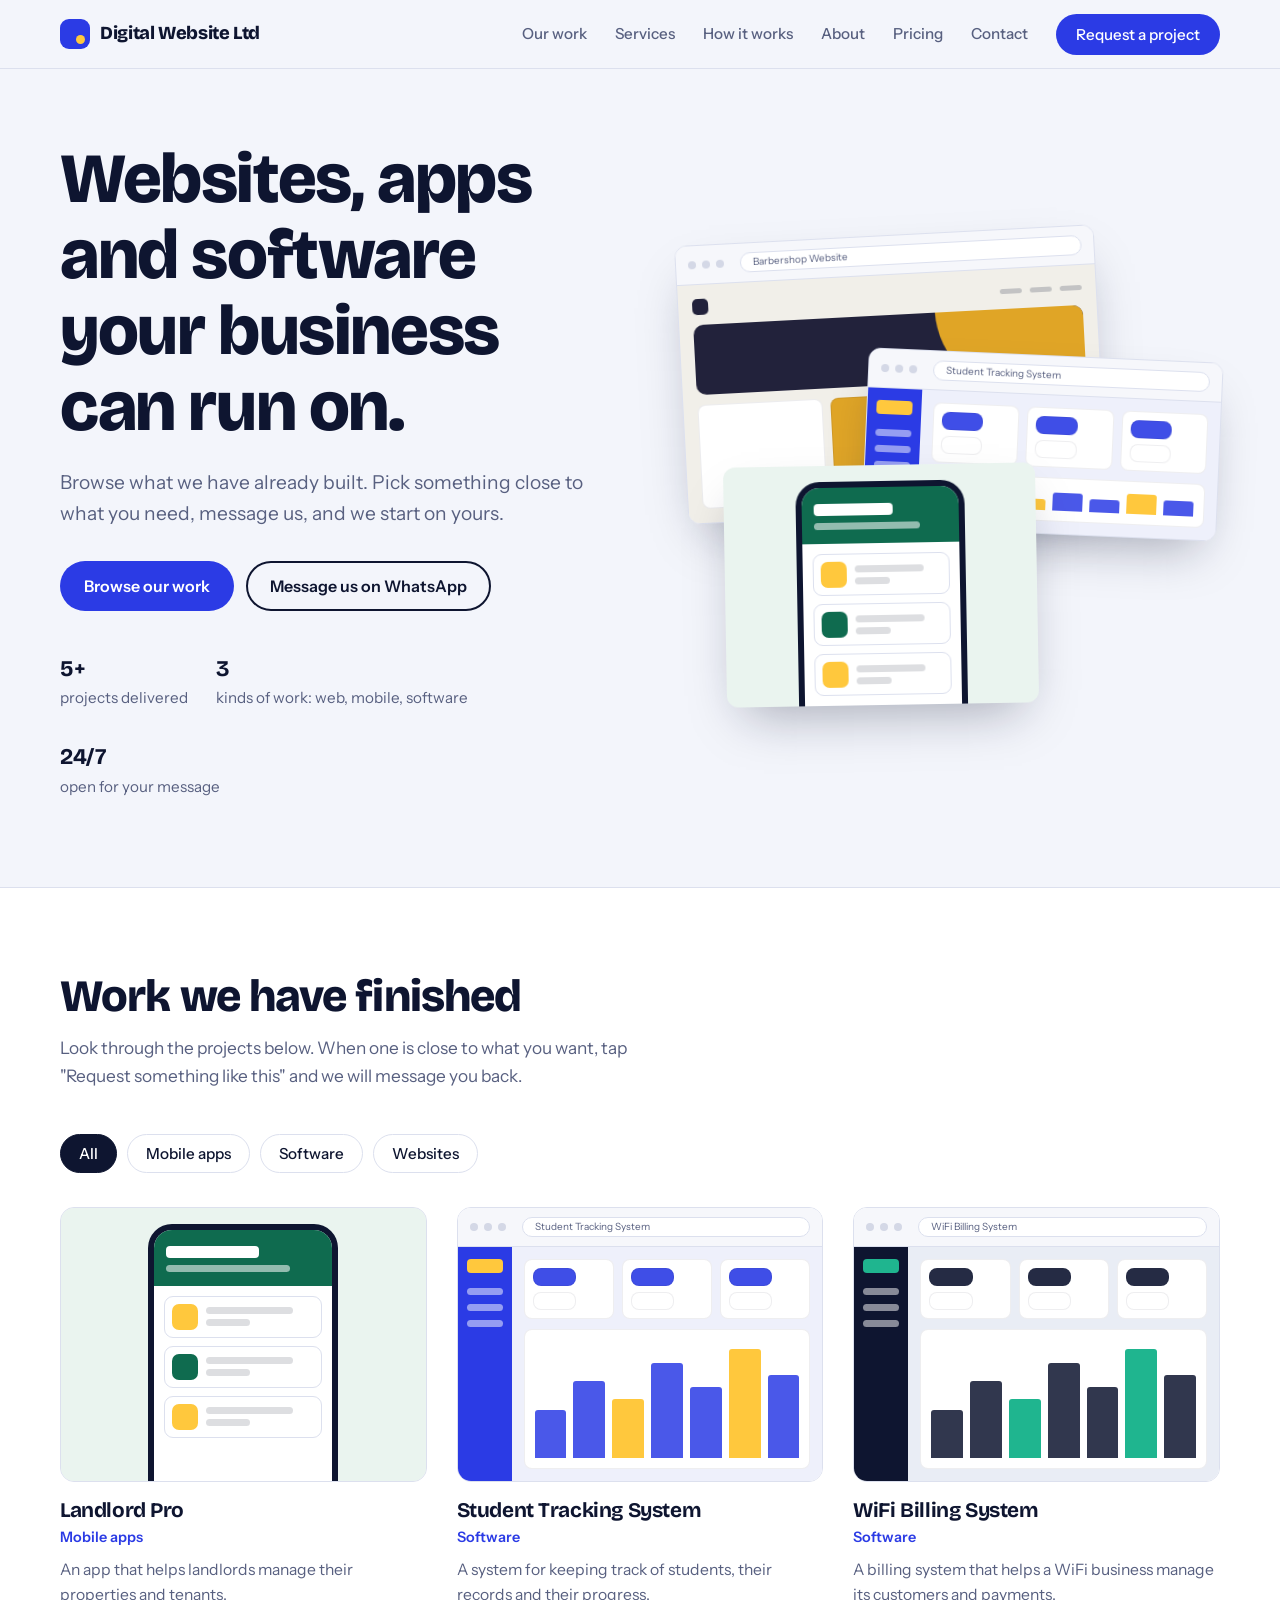
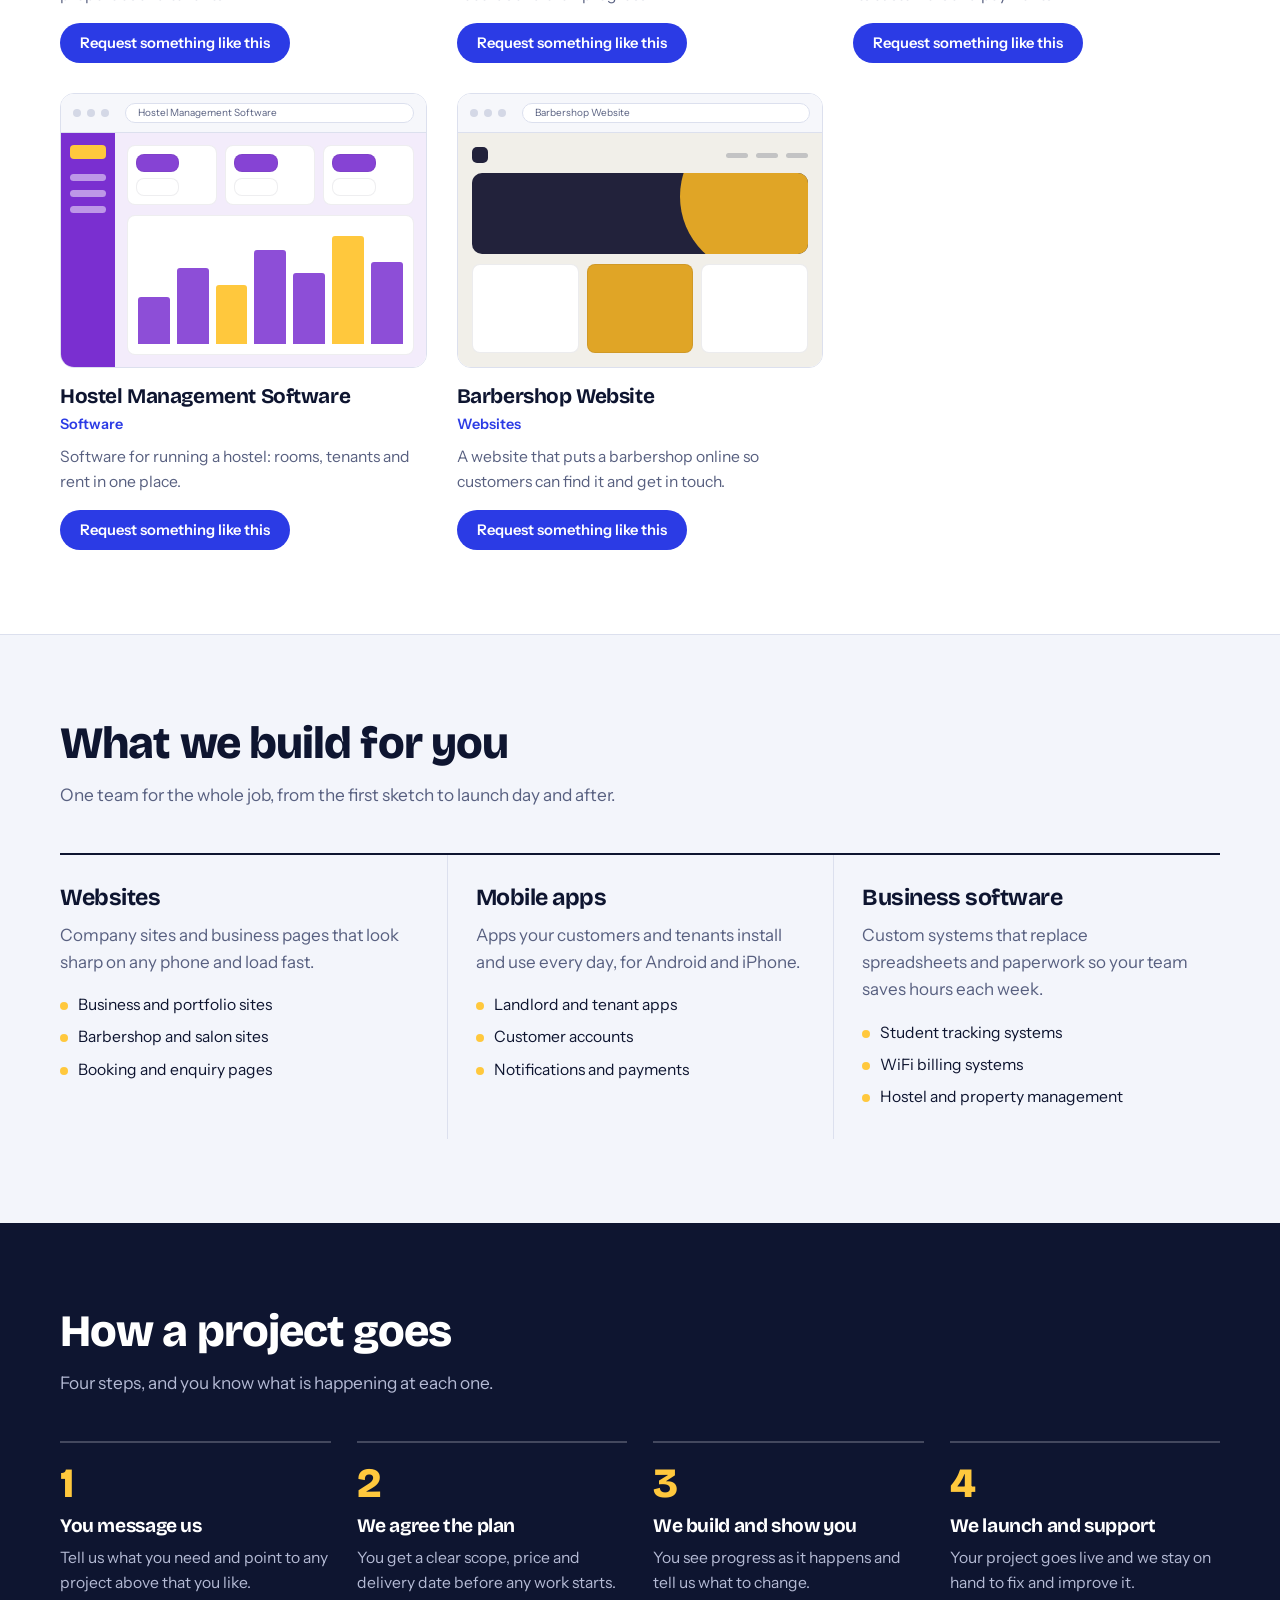
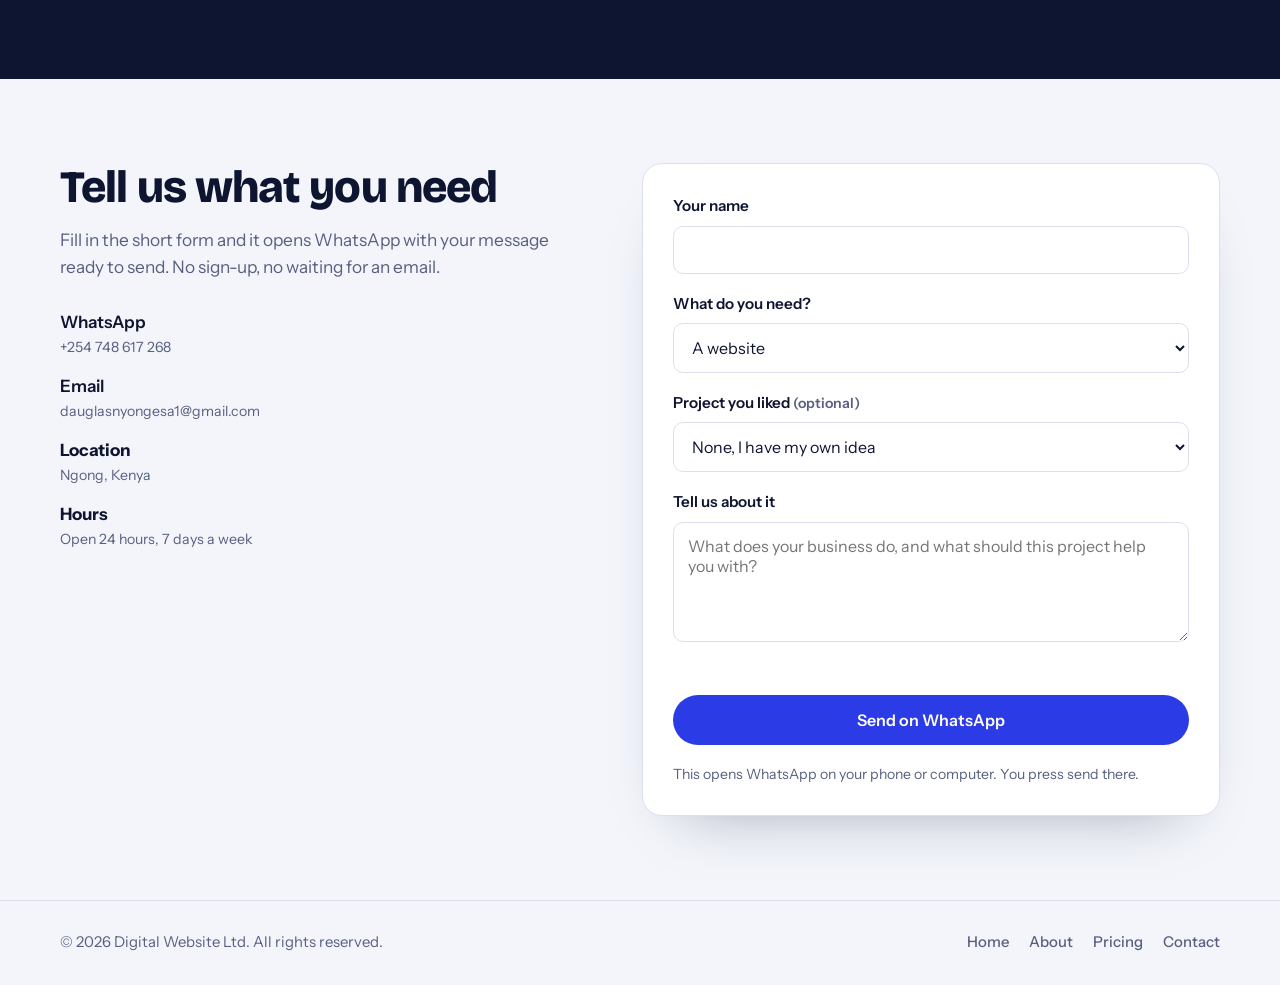
<file: index.html>
<!doctype html>
<html lang="en">
<head>
<meta charset="utf-8">
<meta name="viewport" content="width=device-width, initial-scale=1">
<title>Digital Website Ltd | Websites, apps and software</title>
<meta name="description" content="Digital Website Ltd builds websites, mobile apps and business software. Browse our finished work and message us to get yours started.">
<link rel="preconnect" href="https://fonts.googleapis.com">
<link rel="preconnect" href="https://fonts.gstatic.com" crossorigin>
<link href="https://fonts.googleapis.com/css2?family=Bricolage+Grotesque:opsz,wght@12..96,500;12..96,700;12..96,800&family=Instrument+Sans:wght@400;500;600&display=swap" rel="stylesheet">
<link rel="stylesheet" href="style.css">
</head>
<body>

<header class="top">
  <div class="wrap">
    <a class="logo" href="#top" aria-label="Digital Website Ltd home"><span class="logo-mark"></span>Digital Website Ltd</a>
    <nav class="links" aria-label="Main">
      <a href="#work">Our work</a>
      <a href="#services">Services</a>
      <a href="#process">How it works</a>
      <a href="about.html">About</a>
      <a href="pricing.html">Pricing</a>
      <a href="contact.html">Contact</a>
      <a class="btn btn-primary btn-sm" href="#request">Request a project</a>
    </nav>
  </div>
</header>

<main id="top">

<div class="hero">
  <div class="wrap">
    <div>
      <h1>Websites, apps and software your business can run on.</h1>
      <p class="lead">Browse what we have already built. Pick something close to what you need, message us, and we start on yours.</p>
      <div class="actions">
        <a class="btn btn-primary" href="#work">Browse our work</a>
        <a class="btn btn-ghost" data-wa="Hello Digital Website Ltd, I would like to talk about a project." href="#request">Message us on WhatsApp</a>
      </div>
      <div class="facts">
        <div><strong id="count-projects">0</strong>projects delivered</div>
        <div><strong>3</strong>kinds of work: web, mobile, software</div>
        <div><strong>24/7</strong>open for your message</div>
      </div>
    </div>
    <div class="stack" id="hero-stack" aria-hidden="true"></div>
  </div>
</div>

<section id="work">
  <div class="wrap">
    <div class="sec-head">
      <h2>Work we have finished</h2>
      <p>Look through the projects below. When one is close to what you want, tap "Request something like this" and we will message you back.</p>
    </div>
    <div class="filters" role="group" aria-label="Filter projects" id="filters"></div>
    <div class="grid" id="grid"></div>
  </div>
</section>

<section id="services">
  <div class="wrap">
    <div class="sec-head">
      <h2>What we build for you</h2>
      <p>One team for the whole job, from the first sketch to launch day and after.</p>
    </div>
    <div class="services">
      <div class="service">
        <h3>Websites</h3>
        <p>Company sites and business pages that look sharp on any phone and load fast.</p>
        <ul><li>Business and portfolio sites</li><li>Barbershop and salon sites</li><li>Booking and enquiry pages</li></ul>
      </div>
      <div class="service">
        <h3>Mobile apps</h3>
        <p>Apps your customers and tenants install and use every day, for Android and iPhone.</p>
        <ul><li>Landlord and tenant apps</li><li>Customer accounts</li><li>Notifications and payments</li></ul>
      </div>
      <div class="service">
        <h3>Business software</h3>
        <p>Custom systems that replace spreadsheets and paperwork so your team saves hours each week.</p>
        <ul><li>Student tracking systems</li><li>WiFi billing systems</li><li>Hostel and property management</li></ul>
      </div>
    </div>
  </div>
</section>

<section id="process">
  <div class="wrap">
    <div class="sec-head">
      <h2>How a project goes</h2>
      <p>Four steps, and you know what is happening at each one.</p>
    </div>
    <ol class="steps">
      <li><h3>You message us</h3><p>Tell us what you need and point to any project above that you like.</p></li>
      <li><h3>We agree the plan</h3><p>You get a clear scope, price and delivery date before any work starts.</p></li>
      <li><h3>We build and show you</h3><p>You see progress as it happens and tell us what to change.</p></li>
      <li><h3>We launch and support</h3><p>Your project goes live and we stay on hand to fix and improve it.</p></li>
    </ol>
  </div>
</section>

<section id="request">
  <div class="wrap">
    <div>
      <div class="sec-head">
        <h2>Tell us what you need</h2>
        <p>Fill in the short form and it opens WhatsApp with your message ready to send. No sign-up, no waiting for an email.</p>
      </div>
      <ul class="contact-list">
        <li><a id="c-wa" href="#">WhatsApp<small id="c-wa-t"></small></a></li>
        <li><a id="c-mail" href="#">Email<small id="c-mail-t"></small></a></li>
        <li><strong>Location</strong><small id="c-loc"></small></li>
        <li><strong>Hours</strong><small>Open 24 hours, 7 days a week</small></li>
      </ul>
    </div>
    <form class="req" id="req-form" novalidate>
      <label>Your name
        <input id="f-name" name="name" autocomplete="name" required>
      </label>
      <label>What do you need?
        <select id="f-type">
          <option>A website</option>
          <option>A mobile app</option>
          <option>Business software</option>
          <option>Something else</option>
        </select>
      </label>
      <label><span>Project you liked <span class="hint">(optional)</span></span>
        <select id="f-ref"><option value="">None, I have my own idea</option></select>
      </label>
      <label>Tell us about it
        <textarea id="f-msg" placeholder="What does your business do, and what should this project help you with?"></textarea>
      </label>
      <div class="err" id="f-err" role="alert"></div>
      <button class="btn btn-primary" type="submit">Send on WhatsApp</button>
      <p class="hint">This opens WhatsApp on your phone or computer. You press send there.</p>
    </form>
  </div>
</section>

</main>

<footer>
  <div class="wrap">
    <span>&copy; <span id="yr"></span> Digital Website Ltd. All rights reserved.</span>
    <nav class="foot-links" aria-label="Footer">
      <a href="index.html">Home</a>
      <a href="about.html">About</a>
      <a href="pricing.html">Pricing</a>
      <a href="contact.html">Contact</a>
    </nav>
  </div>
</footer>

<a class="wa-float" id="wa-float" href="#" data-wa="Hello Digital Website Ltd, I would like to talk about a project.">Chat on WhatsApp</a>

<script>
/* =====================================================
   EDIT THIS SECTION. Everything on the site comes from here.
   ===================================================== */
const SITE = {
  name: "Digital Website Ltd",
  whatsapp: "254748617268",          // your number with country code, digits only (no + or spaces)
  whatsappDisplay: "+254 748 617 268",
  email: "dauglasnyongesa1@gmail.com",
  location: "Ngong, Kenya"
};

/* One object per finished project.
   category: "Websites", "Mobile apps" or "Software"
   type:     "web", "app" or "soft"   (decides the preview drawing)
   image:    optional. Upload a screenshot to your repo and add  image:"file-name.jpg"  to replace the drawing.
   url:      optional. Link to the live project; shows a "View live" button.
   colors:   [main, accent, background] for the drawn preview. */
const PROJECTS = [
  { title:"Landlord Pro", category:"Mobile apps", type:"app", colors:["#0F6B4F","#FFC83D","#EAF4EF"], url:"",
    desc:"An app that helps landlords manage their properties and tenants." },
  { title:"Student Tracking System", category:"Software", type:"soft", colors:["#2B3BE5","#FFC83D","#EEF0FB"], url:"",
    desc:"A system for keeping track of students, their records and their progress." },
  { title:"WiFi Billing System", category:"Software", type:"soft", colors:["#0E1530","#1FB58F","#E9EDF5"], url:"",
    desc:"A billing system that helps a WiFi business manage its customers and payments." },
  { title:"Hostel Management Software", category:"Software", type:"soft", colors:["#7A2FD0","#FFC83D","#F3ECFB"], url:"",
    desc:"Software for running a hostel: rooms, tenants and rent in one place." },
  { title:"Barbershop Website", category:"Websites", type:"web", layout:"l3", colors:["#22223B","#E0A526","#F1EFE9"], url:"",
    desc:"A website that puts a barbershop online so customers can find it and get in touch." }
];
/* ===================================================== */

const waLink = msg => `https://wa.me/${SITE.whatsapp}?text=${encodeURIComponent(msg)}`;

/* ---------- preview drawings ---------- */
const hostOf = p => p.url ? p.url.replace(/^https?:\/\//,"").replace(/\/$/,"") : p.title;

function mockWeb(p, cls){
  const [a,b,c] = p.colors, l = p.layout || "l1";
  const nav = `<div class="nv"><span class="dot"></span><span class="ls"><span></span><span></span><span></span></span></div>`;
  let inner = "";
  if(l==="l1") inner = `${nav}<div class="split"><div class="txt"><div class="ln big w80"></div><div class="ln big w60"></div><div class="ln w80"></div><div class="ln w60"></div><div class="pill"></div></div><div class="blk"></div></div>`;
  if(l==="l2") inner = `${nav}<div class="txt"><div class="ln big w80"></div><div class="ln big w40"></div><div class="ln w60"></div><div class="pill"></div></div><div class="tiles"><div></div><div></div><div></div></div>`;
  if(l==="l3") inner = `${nav}<div class="blk banner"></div><div class="tiles"><div></div><div></div><div></div></div>`;
  return `<div class="mock web ${l} ${cls||""}" style="--a:${a};--b:${b};--c:${c}"><div class="bar"><i></i><i></i><i></i><span class="url">${esc(hostOf(p))}</span></div><div class="screen">${inner}</div></div>`;
}
function mockApp(p, cls){
  const [a,b,c] = p.colors;
  const item = `<div class="it"><span class="th"></span><div class="tx"><div class="ln w80"></div><div class="ln w40"></div></div></div>`;
  return `<div class="mock app ${cls||""}" style="--a:${a};--b:${b};--c:${c}"><div class="phone"><div class="hd"><div class="ln big w60"></div><div class="ln w80"></div></div><div class="list">${item}${item}${item}</div></div></div>`;
}
function mockSoft(p, cls){
  const [a,b,c] = p.colors;
  const st = `<div><div class="ln"></div><div class="ln w60"></div></div>`;
  const bars = [40,65,50,80,60,92,70].map(h=>`<i style="height:${h}%"></i>`).join("");
  return `<div class="mock soft ${cls||""}" style="--a:${a};--b:${b};--c:${c}"><div class="bar"><i></i><i></i><i></i><span class="url">${esc(hostOf(p))}</span></div><div class="body"><div class="side"><span></span><span></span><span></span><span></span></div><div class="main"><div class="stats">${st}${st}${st}</div><div class="chart">${bars}</div></div></div></div>`;
}
const drawMock = (p,cls) => p.type==="app" ? mockApp(p,cls) : p.type==="soft" ? mockSoft(p,cls) : mockWeb(p,cls);

/* ---------- helpers ---------- */
const esc = s => String(s).replace(/[&<>"]/g, ch => ({"&":"&amp;","<":"&lt;",">":"&gt;",'"':"&quot;"}[ch]));

/* ---------- hero stack ---------- */
(function(){
  const pick = t => PROJECTS.find(p=>p.type===t) || PROJECTS[0];
  const stack = document.getElementById("hero-stack");
  stack.innerHTML = drawMock(pick("web"),"s1") + drawMock(pick("soft"),"s2") + drawMock(pick("app"),"s3");
  document.getElementById("count-projects").textContent = PROJECTS.length + "+";
})();

/* ---------- gallery ---------- */
const grid = document.getElementById("grid");
grid.innerHTML = PROJECTS.map((p,i)=>`
  <article class="card" data-cat="${esc(p.category)}">
    <div class="preview">${p.image ? `<img src="${esc(p.image)}" alt="Screenshot of ${esc(p.title)}" loading="lazy">` : drawMock(p)}</div>
    <h3>${esc(p.title)}</h3>
    <span class="kind">${esc(p.category)}</span>
    <p>${esc(p.desc)}</p>
    <div class="row">
      <a class="btn btn-primary btn-sm" href="#" data-wa="Hello Digital Website Ltd, I saw your project &quot;${esc(p.title)}&quot; and I would like something similar. Here is what I need:">Request something like this</a>
      ${p.url ? `<a class="btn btn-ghost btn-sm" href="${esc(p.url)}" target="_blank" rel="noopener">View live</a>` : ""}
    </div>
  </article>`).join("");

const cats = ["All", ...new Set(PROJECTS.map(p=>p.category))];
const filters = document.getElementById("filters");
filters.innerHTML = cats.map((c,i)=>`<button class="chip" type="button" aria-pressed="${i===0}" data-cat="${esc(c)}">${esc(c)}</button>`).join("");
filters.addEventListener("click", e=>{
  const b = e.target.closest(".chip"); if(!b) return;
  filters.querySelectorAll(".chip").forEach(x=>x.setAttribute("aria-pressed", x===b));
  grid.querySelectorAll(".card").forEach(card=>{
    card.classList.toggle("hide", b.dataset.cat!=="All" && card.dataset.cat!==b.dataset.cat);
  });
});

/* ---------- WhatsApp buttons ---------- */
document.addEventListener("click", e=>{
  const el = e.target.closest("[data-wa]"); if(!el) return;
  e.preventDefault();
  window.open(waLink(el.dataset.wa), "_blank", "noopener");
});

/* ---------- request form ---------- */
const ref = document.getElementById("f-ref");
PROJECTS.forEach(p=>{ const o=document.createElement("option"); o.value=p.title; o.textContent=p.title; ref.appendChild(o); });
document.getElementById("req-form").addEventListener("submit", e=>{
  e.preventDefault();
  const name = document.getElementById("f-name").value.trim();
  const msg = document.getElementById("f-msg").value.trim();
  const err = document.getElementById("f-err");
  if(!name){ err.textContent = "Enter your name so we know who to reply to."; document.getElementById("f-name").focus(); return; }
  if(!msg){ err.textContent = "Add a few words about what you need."; document.getElementById("f-msg").focus(); return; }
  err.textContent = "";
  const type = document.getElementById("f-type").value;
  const r = ref.value;
  const text = `Hello ${SITE.name}, my name is ${name}.\nI need: ${type}.` + (r ? `\nI liked your project: ${r}.` : "") + `\n\n${msg}`;
  window.open(waLink(text), "_blank", "noopener");
});

/* ---------- contact details ---------- */
document.getElementById("c-wa").href = waLink("Hello Digital Website Ltd, I would like to talk about a project.");
document.getElementById("c-wa").target = "_blank";
document.getElementById("c-wa-t").textContent = SITE.whatsappDisplay;
document.getElementById("c-mail").href = "mailto:" + SITE.email;
document.getElementById("c-mail-t").textContent = SITE.email;
document.getElementById("c-loc").textContent = SITE.location;
document.getElementById("yr").textContent = new Date().getFullYear();
</script>
</body>
</html>
</file>
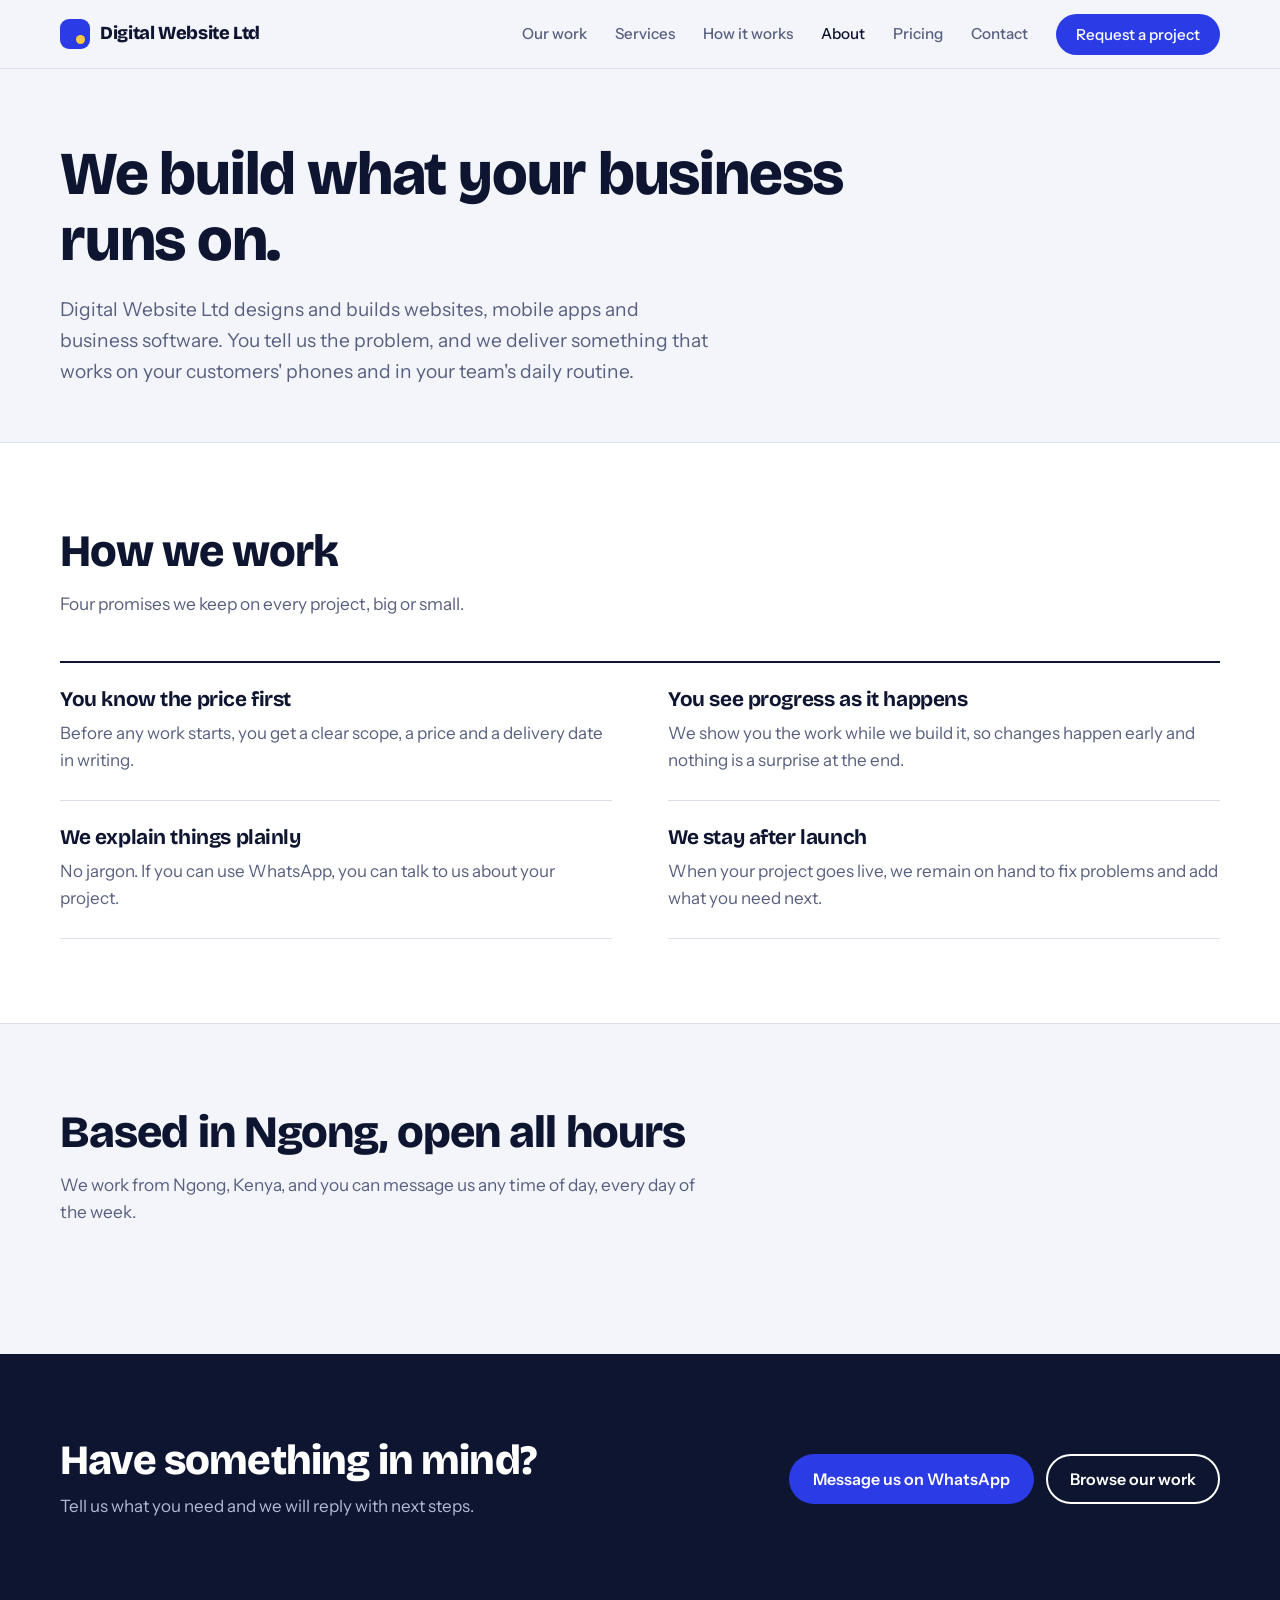
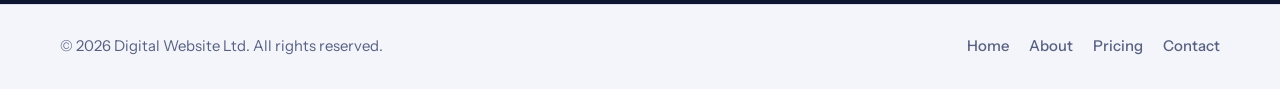
<file: about.html>
<!doctype html>
<html lang="en">
<head>
<meta charset="utf-8">
<meta name="viewport" content="width=device-width, initial-scale=1">
<title>About | Digital Website Ltd</title>
<meta name="description" content="Digital Website Ltd designs and builds websites, mobile apps and business software from Ngong, Kenya. Learn how we work.">
<link rel="preconnect" href="https://fonts.googleapis.com">
<link rel="preconnect" href="https://fonts.gstatic.com" crossorigin>
<link href="https://fonts.googleapis.com/css2?family=Bricolage+Grotesque:opsz,wght@12..96,500;12..96,700;12..96,800&family=Instrument+Sans:wght@400;500;600&display=swap" rel="stylesheet">
<link rel="stylesheet" href="style.css">
<style>
nav.links a[aria-current="page"]{color:var(--ink)}

.page-head{padding:72px 0 56px}
.page-head h1{font-size:clamp(2.3rem,5vw,3.8rem);font-weight:800;max-width:15em}
.page-head p{font-size:1.2rem;color:var(--muted);max-width:34em;margin-top:22px}

.about-body{background:var(--paper);border-block:1px solid var(--line)}
.principles{display:grid;grid-template-columns:repeat(2,1fr);gap:0 56px;border-top:2px solid var(--ink)}
.principle{padding:26px 0;border-bottom:1px solid var(--line)}
.principle h3{font-size:1.3rem;margin-bottom:8px;font-weight:700}
.principle p{color:var(--muted)}

.cta-band{background:var(--ink);color:#fff}
.cta-band .wrap{display:flex;align-items:center;justify-content:space-between;gap:28px;flex-wrap:wrap}
.cta-band h2{font-size:clamp(1.8rem,3.4vw,2.6rem);font-weight:800;max-width:16em}
.cta-band p{color:#B4BAD4;margin-top:10px}
.cta-actions{display:flex;gap:12px;flex-wrap:wrap}
.cta-band .btn-ghost{border-color:#fff;color:#fff}
.cta-band .btn-ghost:hover{background:#fff;color:var(--ink)}

@media (max-width:700px){
  .principles{grid-template-columns:1fr}
  .page-head{padding:44px 0 36px}
}
</style>
</head>
<body>

<header class="top">
  <div class="wrap">
    <a class="logo" href="index.html" aria-label="Digital Website Ltd home"><span class="logo-mark"></span>Digital Website Ltd</a>
    <nav class="links" aria-label="Main">
      <a href="index.html#work">Our work</a>
      <a href="index.html#services">Services</a>
      <a href="index.html#process">How it works</a>
      <a href="about.html" aria-current="page">About</a>
      <a href="pricing.html">Pricing</a>
      <a href="contact.html">Contact</a>
      <a class="btn btn-primary btn-sm" href="index.html#request">Request a project</a>
    </nav>
  </div>
</header>

<main>

<div class="page-head">
  <div class="wrap">
    <h1>We build what your business runs on.</h1>
    <p>Digital Website Ltd designs and builds websites, mobile apps and business software. You tell us the problem, and we deliver something that works on your customers' phones and in your team's daily routine.</p>
  </div>
</div>

<section class="about-body">
  <div class="wrap">
    <div class="sec-head">
      <h2>How we work</h2>
      <p>Four promises we keep on every project, big or small.</p>
    </div>
    <div class="principles">
      <div class="principle">
        <h3>You know the price first</h3>
        <p>Before any work starts, you get a clear scope, a price and a delivery date in writing.</p>
      </div>
      <div class="principle">
        <h3>You see progress as it happens</h3>
        <p>We show you the work while we build it, so changes happen early and nothing is a surprise at the end.</p>
      </div>
      <div class="principle">
        <h3>We explain things plainly</h3>
        <p>No jargon. If you can use WhatsApp, you can talk to us about your project.</p>
      </div>
      <div class="principle">
        <h3>We stay after launch</h3>
        <p>When your project goes live, we remain on hand to fix problems and add what you need next.</p>
      </div>
    </div>
  </div>
</section>

<section>
  <div class="wrap">
    <div class="sec-head">
      <h2>Based in Ngong, open all hours</h2>
      <p>We work from Ngong, Kenya, and you can message us any time of day, every day of the week.</p>
    </div>
  </div>
</section>

<section class="cta-band">
  <div class="wrap">
    <div>
      <h2>Have something in mind?</h2>
      <p>Tell us what you need and we will reply with next steps.</p>
    </div>
    <div class="cta-actions">
      <a class="btn btn-primary" href="#" data-wa="Hello Digital Website Ltd, I would like to talk about a project.">Message us on WhatsApp</a>
      <a class="btn btn-ghost" href="index.html#work">Browse our work</a>
    </div>
  </div>
</section>

</main>

<footer>
  <div class="wrap">
    <span>&copy; <span id="yr"></span> Digital Website Ltd. All rights reserved.</span>
    <nav class="foot-links" aria-label="Footer">
      <a href="index.html">Home</a>
      <a href="about.html">About</a>
      <a href="pricing.html">Pricing</a>
      <a href="contact.html">Contact</a>
    </nav>
  </div>
</footer>

<a class="wa-float" href="#" data-wa="Hello Digital Website Ltd, I would like to talk about a project.">Chat on WhatsApp</a>

<script>
const WHATSAPP = "254748617268";

document.addEventListener("click", e => {
  const el = e.target.closest("[data-wa]");
  if (!el) return;
  e.preventDefault();
  window.open("https://wa.me/" + WHATSAPP + "?text=" + encodeURIComponent(el.dataset.wa), "_blank", "noopener");
});
document.getElementById("yr").textContent = new Date().getFullYear();
</script>
</body>
</html>
</file>
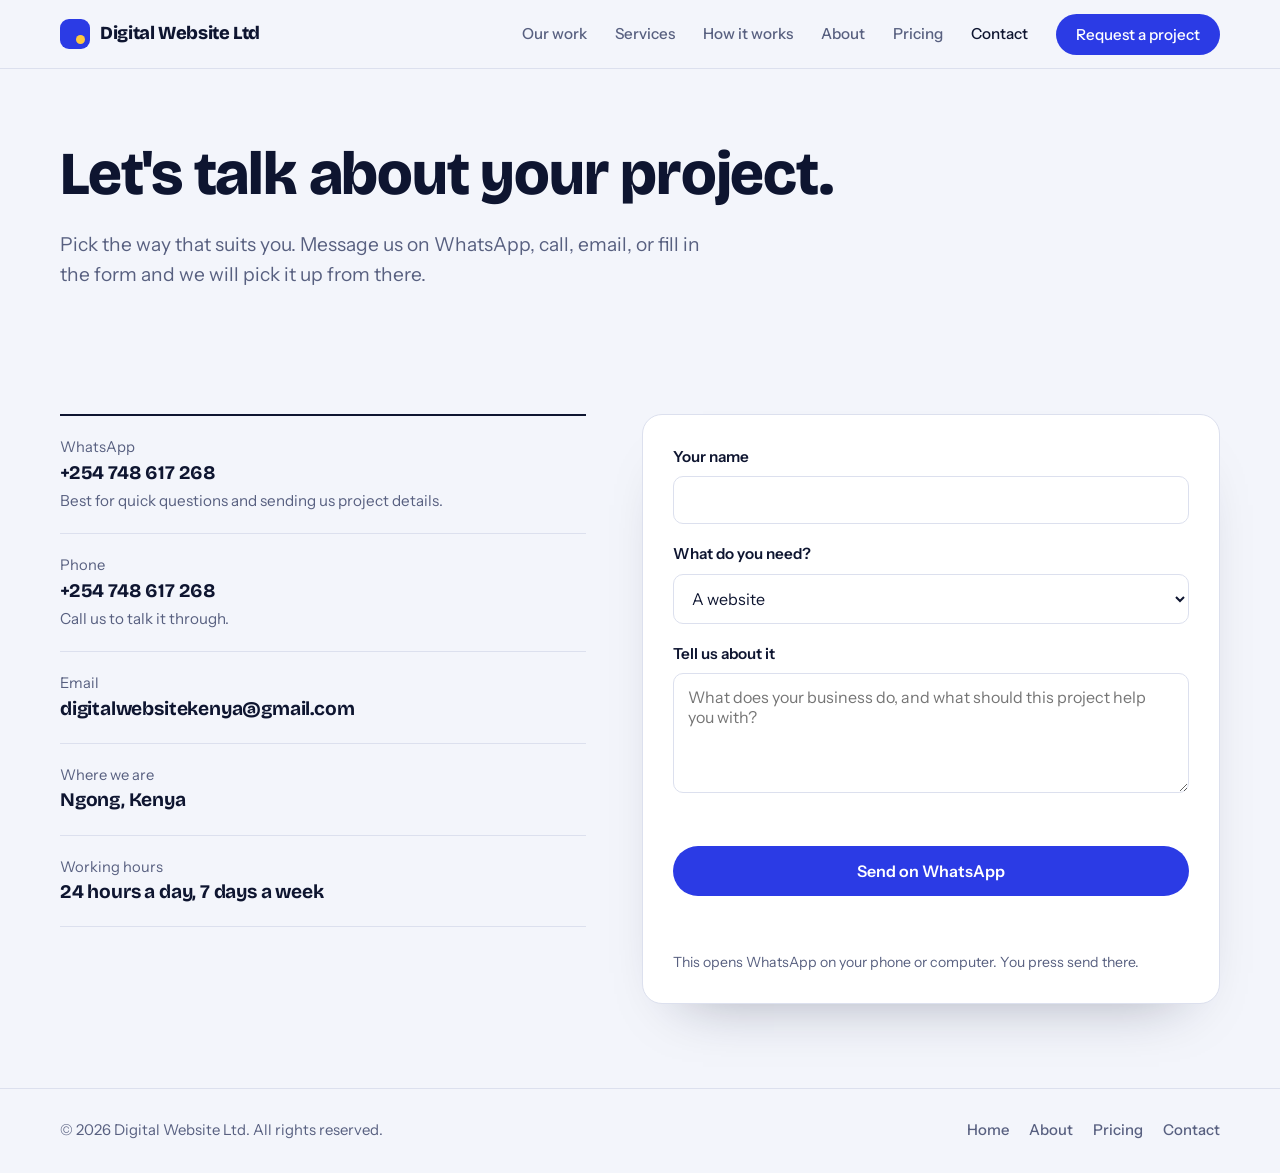
<file: contact.html>
<!doctype html>
<html lang="en">
<head>
<meta charset="utf-8">
<meta name="viewport" content="width=device-width, initial-scale=1">
<title>Contact | Digital Website Ltd</title>
<meta name="description" content="Contact Digital Website Ltd on WhatsApp, by phone or by email, or send a project request from this page. Open 24 hours, 7 days a week.">
<link rel="preconnect" href="https://fonts.googleapis.com">
<link rel="preconnect" href="https://fonts.gstatic.com" crossorigin>
<link href="https://fonts.googleapis.com/css2?family=Bricolage+Grotesque:opsz,wght@12..96,500;12..96,700;12..96,800&family=Instrument+Sans:wght@400;500;600&display=swap" rel="stylesheet">
<link rel="stylesheet" href="style.css">
<style>
nav.links a[aria-current="page"]{color:var(--ink)}

.page-head{padding:72px 0 40px}
.page-head h1{font-size:clamp(2.3rem,5vw,3.8rem);font-weight:800;max-width:15em}
.page-head p{font-size:1.2rem;color:var(--muted);max-width:34em;margin-top:22px}

.contact-grid{display:grid;grid-template-columns:1fr 1.1fr;gap:56px;align-items:start}
.channels{list-style:none;border-top:2px solid var(--ink)}
.channel{padding:20px 0;border-bottom:1px solid var(--line)}
.channel .label{display:block;color:var(--muted);font-size:.92rem}
.channel a,.channel .value{font:700 1.2rem var(--display);letter-spacing:-.01em;text-decoration:none;overflow-wrap:anywhere}
.channel a:hover{color:var(--cobalt)}
.channel .note{display:block;color:var(--muted);font-size:.95rem;margin-top:2px}
.ok{color:#17653F;font-weight:500;font-size:.95rem;min-height:1.2em}

@media (max-width:900px){
  .contact-grid{grid-template-columns:1fr}
}
@media (max-width:700px){
  .page-head{padding:44px 0 24px}
}
</style>
</head>
<body>

<header class="top">
  <div class="wrap">
    <a class="logo" href="index.html" aria-label="Digital Website Ltd home"><span class="logo-mark"></span>Digital Website Ltd</a>
    <nav class="links" aria-label="Main">
      <a href="index.html#work">Our work</a>
      <a href="index.html#services">Services</a>
      <a href="index.html#process">How it works</a>
      <a href="about.html">About</a>
      <a href="pricing.html">Pricing</a>
      <a href="contact.html" aria-current="page">Contact</a>
      <a class="btn btn-primary btn-sm" href="index.html#request">Request a project</a>
    </nav>
  </div>
</header>

<main>

<div class="page-head">
  <div class="wrap">
    <h1>Let's talk about your project.</h1>
    <p>Pick the way that suits you. Message us on WhatsApp, call, email, or fill in the form and we will pick it up from there.</p>
  </div>
</div>

<section>
  <div class="wrap contact-grid">

    <ul class="channels">
      <li class="channel">
        <span class="label">WhatsApp</span>
        <a id="c-wa" href="#" target="_blank" rel="noopener"></a>
        <span class="note">Best for quick questions and sending us project details.</span>
      </li>
      <li class="channel">
        <span class="label">Phone</span>
        <a id="c-tel" href="#"></a>
        <span class="note">Call us to talk it through.</span>
      </li>
      <li class="channel">
        <span class="label">Email</span>
        <a id="c-mail" href="#"></a>
      </li>
      <li class="channel">
        <span class="label">Where we are</span>
        <span class="value" id="c-loc"></span>
      </li>
      <li class="channel">
        <span class="label">Working hours</span>
        <span class="value" id="c-hours"></span>
      </li>
    </ul>

    <form class="req" id="req-form" novalidate>
      <label>Your name
        <input id="f-name" name="name" autocomplete="name" required>
      </label>
      <label>What do you need?
        <select id="f-type">
          <option>A website</option>
          <option>A mobile app</option>
          <option>Business software</option>
          <option>Something else</option>
        </select>
      </label>
      <label>Tell us about it
        <textarea id="f-msg" placeholder="What does your business do, and what should this project help you with?"></textarea>
      </label>
      <div class="err" id="f-err" role="alert"></div>
      <button class="btn btn-primary" type="submit">Send on WhatsApp</button>
      <p class="ok" id="f-ok" role="status"></p>
      <p class="hint">This opens WhatsApp on your phone or computer. You press send there.</p>
    </form>

  </div>
</section>

</main>

<footer>
  <div class="wrap">
    <span>&copy; <span id="yr"></span> Digital Website Ltd. All rights reserved.</span>
    <nav class="foot-links" aria-label="Footer">
      <a href="index.html">Home</a>
      <a href="about.html">About</a>
      <a href="pricing.html">Pricing</a>
      <a href="contact.html">Contact</a>
    </nav>
  </div>
</footer>

<script>
const SITE = {
  whatsapp: "254748617268",
  display: "+254 748 617 268",
  email: "digitalwebsitekenya@gmail.com",
  location: "Ngong, Kenya",
  hours: "24 hours a day, 7 days a week"
};

const waLink = msg => "https://wa.me/" + SITE.whatsapp + "?text=" + encodeURIComponent(msg);

document.getElementById("c-wa").href = waLink("Hello Digital Website Ltd, I would like to talk about a project.");
document.getElementById("c-wa").textContent = SITE.display;
document.getElementById("c-tel").href = "tel:+" + SITE.whatsapp;
document.getElementById("c-tel").textContent = SITE.display;
document.getElementById("c-mail").href = "mailto:" + SITE.email;
document.getElementById("c-mail").textContent = SITE.email;
document.getElementById("c-loc").textContent = SITE.location;
document.getElementById("c-hours").textContent = SITE.hours;
document.getElementById("yr").textContent = new Date().getFullYear();

document.getElementById("req-form").addEventListener("submit", e => {
  e.preventDefault();
  const name = document.getElementById("f-name").value.trim();
  const msg = document.getElementById("f-msg").value.trim();
  const err = document.getElementById("f-err");
  const ok = document.getElementById("f-ok");
  ok.textContent = "";
  if (!name) { err.textContent = "Enter your name so we know who to reply to."; document.getElementById("f-name").focus(); return; }
  if (!msg) { err.textContent = "Add a few words about what you need."; document.getElementById("f-msg").focus(); return; }
  err.textContent = "";
  const type = document.getElementById("f-type").value;
  const text = "Hello Digital Website Ltd, my name is " + name + ".\nI need: " + type + ".\n\n" + msg;
  window.open(waLink(text), "_blank", "noopener");
  ok.textContent = "WhatsApp should have opened with your message. Press send there to reach us.";
});
</script>
</body>
</html>
</file>
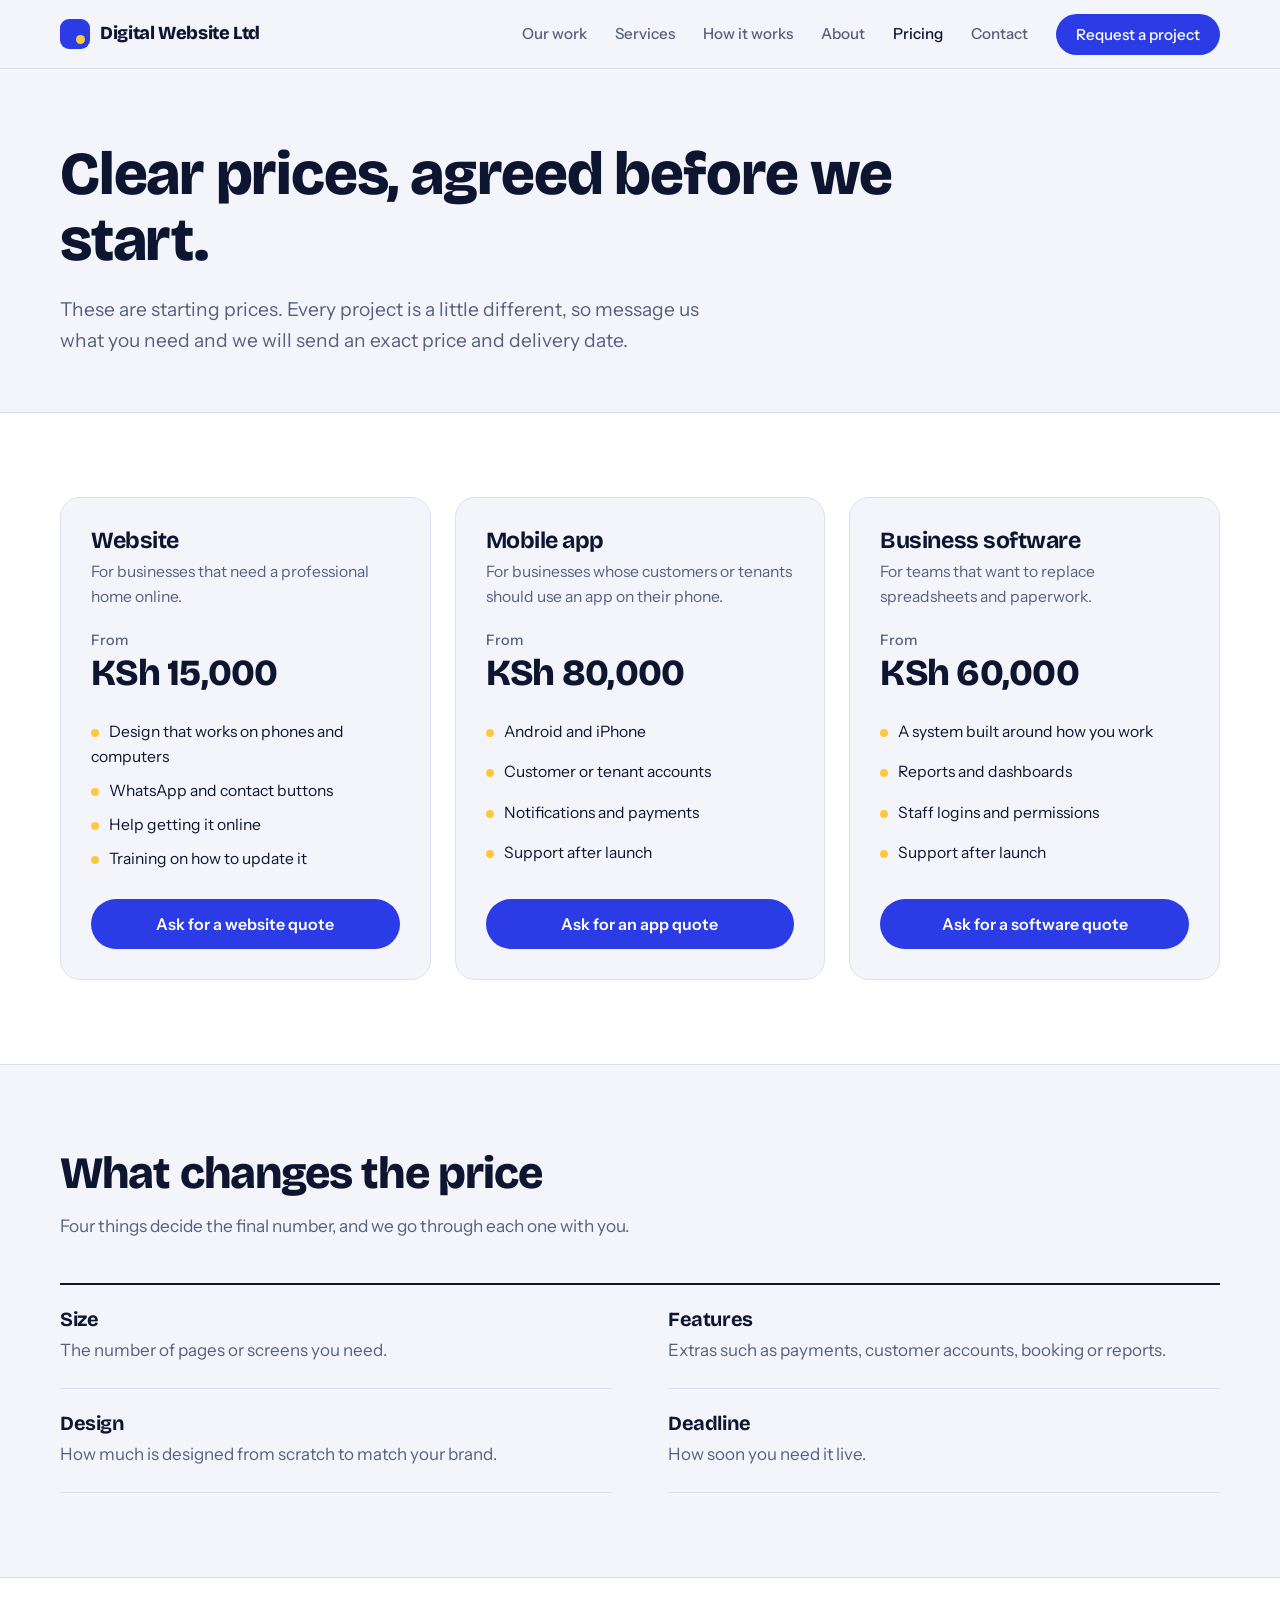
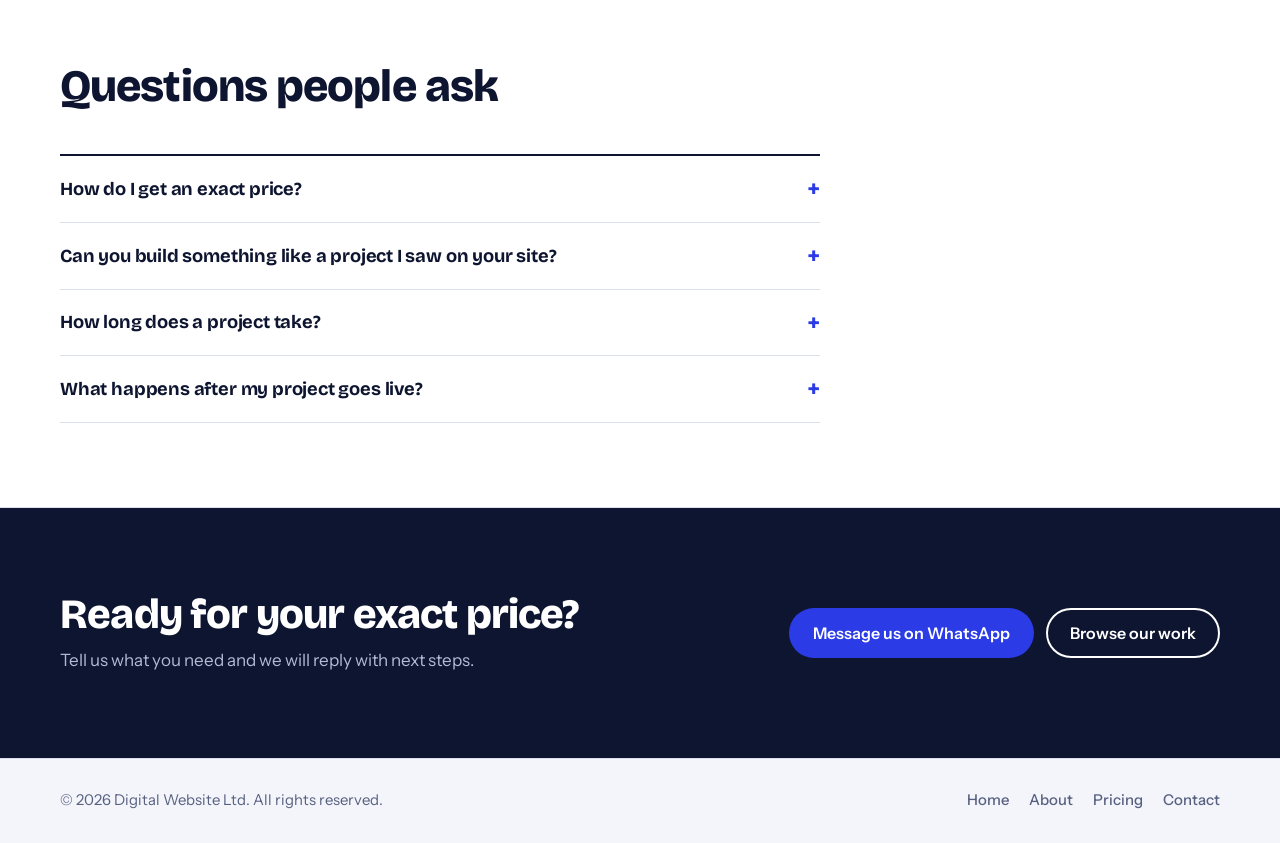
<file: pricing.html>
<!doctype html>
<html lang="en">
<head>
<meta charset="utf-8">
<meta name="viewport" content="width=device-width, initial-scale=1">
<title>Pricing | Digital Website Ltd</title>
<meta name="description" content="See what a website, mobile app or business software from Digital Website Ltd costs, and message us for an exact quote.">
<link rel="preconnect" href="https://fonts.googleapis.com">
<link rel="preconnect" href="https://fonts.gstatic.com" crossorigin>
<link href="https://fonts.googleapis.com/css2?family=Bricolage+Grotesque:opsz,wght@12..96,500;12..96,700;12..96,800&family=Instrument+Sans:wght@400;500;600&display=swap" rel="stylesheet">
<link rel="stylesheet" href="style.css">
<style>
nav.links a[aria-current="page"]{color:var(--ink)}

.page-head{padding:72px 0 56px}
.page-head h1{font-size:clamp(2.3rem,5vw,3.8rem);font-weight:800;max-width:15em}
.page-head p{font-size:1.2rem;color:var(--muted);max-width:34em;margin-top:22px}

.band{background:var(--paper);border-block:1px solid var(--line)}

.plans{display:grid;grid-template-columns:repeat(3,1fr);gap:24px}
.plan{background:var(--bg);border:1px solid var(--line);border-radius:20px;padding:30px;display:flex;flex-direction:column}
.plan h3{font-size:1.45rem;font-weight:700}
.plan .for{color:var(--muted);margin-top:6px;font-size:.98rem}
.plan .price{font:800 2.3rem var(--display);letter-spacing:-.02em;margin:22px 0 4px}
.plan .price small{display:block;font:500 .9rem var(--body);color:var(--muted);letter-spacing:0;margin-bottom:2px}
.plan ul{list-style:none;display:grid;gap:9px;margin:20px 0 28px;flex:1;font-size:.98rem}
.plan li::before{content:"";display:inline-block;width:8px;height:8px;border-radius:50%;background:var(--sun);margin-right:10px}

.factors{display:grid;grid-template-columns:repeat(2,1fr);gap:0 56px;border-top:2px solid var(--ink)}
.factor{padding:24px 0;border-bottom:1px solid var(--line)}
.factor h3{font-size:1.25rem;font-weight:700;margin-bottom:6px}
.factor p{color:var(--muted)}

.faq{max-width:760px}
.faq details{border-bottom:1px solid var(--line)}
.faq details:first-of-type{border-top:2px solid var(--ink)}
.faq summary{cursor:pointer;list-style:none;display:flex;justify-content:space-between;align-items:center;gap:20px;padding:20px 0;font:700 1.15rem var(--display);letter-spacing:-.01em}
.faq summary::-webkit-details-marker{display:none}
.faq summary::after{content:"+";font-size:1.6rem;line-height:1;color:var(--cobalt);flex:none}
.faq details[open] summary::after{content:"\2013"}
.faq details p{color:var(--muted);padding:0 40px 22px 0}

.cta-band{background:var(--ink);color:#fff}
.cta-band .wrap{display:flex;align-items:center;justify-content:space-between;gap:28px;flex-wrap:wrap}
.cta-band h2{font-size:clamp(1.8rem,3.4vw,2.6rem);font-weight:800;max-width:16em}
.cta-band p{color:#B4BAD4;margin-top:10px}
.cta-actions{display:flex;gap:12px;flex-wrap:wrap}
.cta-band .btn-ghost{border-color:#fff;color:#fff}
.cta-band .btn-ghost:hover{background:#fff;color:var(--ink)}

@media (max-width:900px){
  .plans{grid-template-columns:1fr}
}
@media (max-width:700px){
  .factors{grid-template-columns:1fr}
  .page-head{padding:44px 0 36px}
  .faq details p{padding-right:0}
}
</style>
</head>
<body>

<header class="top">
  <div class="wrap">
    <a class="logo" href="index.html" aria-label="Digital Website Ltd home"><span class="logo-mark"></span>Digital Website Ltd</a>
    <nav class="links" aria-label="Main">
      <a href="index.html#work">Our work</a>
      <a href="index.html#services">Services</a>
      <a href="index.html#process">How it works</a>
      <a href="about.html">About</a>
      <a href="pricing.html" aria-current="page">Pricing</a>
      <a href="contact.html">Contact</a>
      <a class="btn btn-primary btn-sm" href="index.html#request">Request a project</a>
    </nav>
  </div>
</header>

<main>

<div class="page-head">
  <div class="wrap">
    <h1>Clear prices, agreed before we start.</h1>
    <p>These are starting prices. Every project is a little different, so message us what you need and we will send an exact price and delivery date.</p>
  </div>
</div>

<section class="band">
  <div class="wrap">
    <div class="plans">
      <div class="plan">
        <h3>Website</h3>
        <p class="for">For businesses that need a professional home online.</p>
        <div class="price"><small>From</small>KSh 15,000</div>
        <ul>
          <li>Design that works on phones and computers</li>
          <li>WhatsApp and contact buttons</li>
          <li>Help getting it online</li>
          <li>Training on how to update it</li>
        </ul>
        <a class="btn btn-primary" href="#" data-wa="Hello Digital Website Ltd, I would like a price for a website.">Ask for a website quote</a>
      </div>
      <div class="plan">
        <h3>Mobile app</h3>
        <p class="for">For businesses whose customers or tenants should use an app on their phone.</p>
        <div class="price"><small>From</small>KSh 80,000</div>
        <ul>
          <li>Android and iPhone</li>
          <li>Customer or tenant accounts</li>
          <li>Notifications and payments</li>
          <li>Support after launch</li>
        </ul>
        <a class="btn btn-primary" href="#" data-wa="Hello Digital Website Ltd, I would like a price for a mobile app.">Ask for an app quote</a>
      </div>
      <div class="plan">
        <h3>Business software</h3>
        <p class="for">For teams that want to replace spreadsheets and paperwork.</p>
        <div class="price"><small>From</small>KSh 60,000</div>
        <ul>
          <li>A system built around how you work</li>
          <li>Reports and dashboards</li>
          <li>Staff logins and permissions</li>
          <li>Support after launch</li>
        </ul>
        <a class="btn btn-primary" href="#" data-wa="Hello Digital Website Ltd, I would like a price for business software.">Ask for a software quote</a>
      </div>
    </div>
  </div>
</section>

<section>
  <div class="wrap">
    <div class="sec-head">
      <h2>What changes the price</h2>
      <p>Four things decide the final number, and we go through each one with you.</p>
    </div>
    <div class="factors">
      <div class="factor">
        <h3>Size</h3>
        <p>The number of pages or screens you need.</p>
      </div>
      <div class="factor">
        <h3>Features</h3>
        <p>Extras such as payments, customer accounts, booking or reports.</p>
      </div>
      <div class="factor">
        <h3>Design</h3>
        <p>How much is designed from scratch to match your brand.</p>
      </div>
      <div class="factor">
        <h3>Deadline</h3>
        <p>How soon you need it live.</p>
      </div>
    </div>
  </div>
</section>

<section class="band">
  <div class="wrap">
    <div class="sec-head">
      <h2>Questions people ask</h2>
    </div>
    <div class="faq">
      <details>
        <summary>How do I get an exact price?</summary>
        <p>Message us what you need. Before any work starts, we send you a clear scope, price and delivery date.</p>
      </details>
      <details>
        <summary>Can you build something like a project I saw on your site?</summary>
        <p>Yes. Tap "Request something like this" on that project in our work section, and we will start the conversation from there.</p>
      </details>
      <details>
        <summary>How long does a project take?</summary>
        <p>It depends on the size. Your delivery date is part of the plan we agree with you before we begin.</p>
      </details>
      <details>
        <summary>What happens after my project goes live?</summary>
        <p>We stay on hand to fix problems and add the features you need next.</p>
      </details>
    </div>
  </div>
</section>

<section class="cta-band">
  <div class="wrap">
    <div>
      <h2>Ready for your exact price?</h2>
      <p>Tell us what you need and we will reply with next steps.</p>
    </div>
    <div class="cta-actions">
      <a class="btn btn-primary" href="#" data-wa="Hello Digital Website Ltd, I would like a price for a project.">Message us on WhatsApp</a>
      <a class="btn btn-ghost" href="index.html#work">Browse our work</a>
    </div>
  </div>
</section>

</main>

<footer>
  <div class="wrap">
    <span>&copy; <span id="yr"></span> Digital Website Ltd. All rights reserved.</span>
    <nav class="foot-links" aria-label="Footer">
      <a href="index.html">Home</a>
      <a href="about.html">About</a>
      <a href="pricing.html">Pricing</a>
      <a href="contact.html">Contact</a>
    </nav>
  </div>
</footer>

<a class="wa-float" href="#" data-wa="Hello Digital Website Ltd, I would like a price for a project.">Chat on WhatsApp</a>

<script>
const WHATSAPP = "254748617268";

document.addEventListener("click", e => {
  const el = e.target.closest("[data-wa]");
  if (!el) return;
  e.preventDefault();
  window.open("https://wa.me/" + WHATSAPP + "?text=" + encodeURIComponent(el.dataset.wa), "_blank", "noopener");
});
document.getElementById("yr").textContent = new Date().getFullYear();
</script>
</body>
</html>
</file>
<file: style.css>
:root{
  --ink:#0E1530;
  --muted:#586080;
  --bg:#F3F5FB;
  --paper:#FFFFFF;
  --line:#DCE0EE;
  --cobalt:#2B3BE5;
  --cobalt-dark:#1E2BB8;
  --sun:#FFC83D;
  --radius:14px;
  --display:'Bricolage Grotesque',system-ui,sans-serif;
  --body:'Instrument Sans',system-ui,sans-serif;
}
*{box-sizing:border-box;margin:0;padding:0}
html{scroll-behavior:smooth;scroll-padding-top:84px}
body{font-family:var(--body);background:var(--bg);color:var(--ink);line-height:1.6;font-size:17px;-webkit-font-smoothing:antialiased}
img{max-width:100%;display:block}
a{color:inherit}
h1,h2,h3{font-family:var(--display);line-height:1.08;letter-spacing:-.02em}
:focus-visible{outline:3px solid var(--cobalt);outline-offset:3px;border-radius:6px}
.wrap{width:min(1160px,100% - 40px);margin-inline:auto}

/* Header */
header.top{position:sticky;top:0;z-index:50;background:rgba(243,245,251,.88);backdrop-filter:blur(10px);border-bottom:1px solid var(--line)}
.top .wrap{display:flex;align-items:center;justify-content:space-between;height:68px;gap:16px}
.logo{display:flex;align-items:center;gap:10px;text-decoration:none;font-family:var(--display);font-weight:800;font-size:1.15rem;letter-spacing:-.02em}
.logo-mark{width:30px;height:30px;border-radius:9px;background:var(--cobalt);position:relative;flex:none}
.logo-mark::after{content:"";position:absolute;width:9px;height:9px;border-radius:50%;background:var(--sun);right:5px;bottom:5px}
nav.links{display:flex;align-items:center;gap:28px}
nav.links a{text-decoration:none;font-weight:500;font-size:.95rem;color:var(--muted)}
nav.links a:hover{color:var(--ink)}
.btn{display:inline-flex;align-items:center;justify-content:center;gap:8px;padding:13px 22px;border-radius:999px;font:600 1rem var(--body);text-decoration:none;border:2px solid transparent;cursor:pointer;transition:transform .15s,background .15s}
.btn:active{transform:scale(.97)}
.btn-primary{background:var(--cobalt);color:#fff}
.btn-primary:hover{background:var(--cobalt-dark)}
.btn-ghost{background:transparent;border-color:var(--ink);color:var(--ink)}
.btn-ghost:hover{background:var(--ink);color:#fff}
.btn-sm{padding:9px 18px;font-size:.92rem}

/* Hero */
.hero{padding:72px 0 88px;overflow:hidden}
.hero .wrap{display:grid;grid-template-columns:1.05fr 1fr;gap:56px;align-items:center}
.hero h1{font-size:clamp(2.5rem,5.6vw,4.4rem);font-weight:800}
.hero p.lead{font-size:1.2rem;color:var(--muted);max-width:30em;margin:22px 0 32px}
.hero .actions{display:flex;flex-wrap:wrap;gap:12px}
.hero .facts{display:flex;gap:28px;margin-top:40px;flex-wrap:wrap;color:var(--muted);font-size:.95rem}
.hero .facts strong{display:block;color:var(--ink);font-family:var(--display);font-size:1.4rem;letter-spacing:-.02em}
.stack{position:relative;height:470px}
.stack .mock{position:absolute;box-shadow:0 24px 50px -18px rgba(14,21,48,.35);animation:rise .8s cubic-bezier(.2,.8,.2,1) both}
.stack .s1{width:78%;left:0;top:0;transform:rotate(-3deg);animation-delay:.05s}
.stack .s2{width:66%;right:0;top:120px;transform:rotate(2.5deg);animation-delay:.2s;z-index:2}
.stack .s3{width:58%;left:8%;bottom:0;transform:rotate(-1deg);animation-delay:.35s;z-index:3}
@keyframes rise{from{opacity:0;translate:0 40px}to{opacity:1;translate:0 0}}

/* Section scaffolding */
section{padding:84px 0}
.sec-head{max-width:640px;margin-bottom:44px}
.sec-head h2{font-size:clamp(1.9rem,3.6vw,2.8rem);font-weight:800}
.sec-head p{color:var(--muted);margin-top:14px;font-size:1.08rem}

/* Work */
#work{background:var(--paper);border-block:1px solid var(--line)}
.filters{display:flex;flex-wrap:wrap;gap:10px;margin-bottom:34px}
.chip{padding:9px 18px;border-radius:999px;border:1.5px solid var(--line);background:var(--paper);font:500 .95rem var(--body);cursor:pointer;transition:all .15s;color:var(--ink)}
.chip:hover{border-color:var(--ink)}
.chip[aria-pressed="true"]{background:var(--ink);border-color:var(--ink);color:#fff}
.grid{display:grid;grid-template-columns:repeat(auto-fill,minmax(310px,1fr));gap:30px}
.card{display:flex;flex-direction:column}
.card .preview{border-radius:var(--radius);overflow:hidden;border:1px solid var(--line);background:var(--bg);position:relative;aspect-ratio:4/3;transition:transform .25s,box-shadow .25s}
.card:hover .preview{transform:translateY(-4px);box-shadow:0 22px 40px -22px rgba(14,21,48,.45)}
.card .preview>.mock{position:absolute;inset:0;border:0;border-radius:0;box-shadow:none}
.card .preview img{width:100%;height:100%;object-fit:cover}
.card h3{font-size:1.3rem;margin:18px 0 4px;font-weight:700}
.card .kind{color:var(--cobalt);font-weight:600;font-size:.9rem}
.card p{color:var(--muted);margin:8px 0 16px;font-size:.98rem;flex:1}
.card .row{display:flex;gap:10px;flex-wrap:wrap}
.card.hide{display:none}

/* Mockups */
.mock{--a:#2B3BE5;--b:#FFC83D;--c:#EEF0FB;background:#fff;border-radius:12px;border:1px solid var(--line);overflow:hidden;display:flex;flex-direction:column}
.mock .bar{display:flex;align-items:center;gap:6px;padding:9px 12px;background:#F6F7FB;border-bottom:1px solid var(--line);flex:none}
.mock .bar i{width:8px;height:8px;border-radius:50%;background:#D4D8E6}
.mock .bar .url{margin-left:10px;flex:1;background:#fff;border:1px solid var(--line);border-radius:999px;padding:1px 12px;font-size:10px;color:var(--muted);white-space:nowrap;overflow:hidden;text-overflow:ellipsis}
.mock .screen{flex:1;padding:14px;background:var(--c);display:flex;flex-direction:column;gap:10px;min-height:0}
.ln{height:7px;border-radius:4px;background:rgba(14,21,48,.14)}
.ln.w60{width:60%}.ln.w40{width:40%}.ln.w80{width:80%}.ln.w30{width:30%}
.ln.big{height:16px;background:var(--ink);opacity:.85}
.pill{height:20px;width:74px;border-radius:999px;background:var(--a)}
.pill.alt{background:var(--b)}
.nv{display:flex;align-items:center;justify-content:space-between}
.nv .dot{width:16px;height:16px;border-radius:5px;background:var(--a)}
.nv .ls{display:flex;gap:8px}.nv .ls span{width:22px;height:5px;border-radius:3px;background:rgba(14,21,48,.2)}
.blk{border-radius:10px;background:var(--a);position:relative;overflow:hidden}
.blk::after{content:"";position:absolute;width:46%;aspect-ratio:1;border-radius:50%;background:var(--b);right:-8%;bottom:-24%}
.tiles{display:grid;grid-template-columns:repeat(3,1fr);gap:8px}
.tiles div{aspect-ratio:1.2;border-radius:8px;background:#fff;border:1px solid rgba(14,21,48,.08)}
.tiles div:nth-child(2){background:var(--b)}
.l1 .split{display:grid;grid-template-columns:1.1fr 1fr;gap:12px;flex:1}
.l1 .split .blk{min-height:90px}
.l1 .txt{display:flex;flex-direction:column;gap:8px;justify-content:center}
.l2 .screen{align-items:center;text-align:center}
.l2 .txt{display:flex;flex-direction:column;gap:8px;align-items:center;width:100%;margin-top:6px}
.l3 .banner{flex:1;min-height:70px}

/* phone mock */
.mock.app{background:var(--c);align-items:center;justify-content:center;border:0;padding:16px 0 0}
.mock.app .phone{width:min(54%,190px);height:100%;background:#fff;border:6px solid var(--ink);border-bottom:0;border-radius:24px 24px 0 0;display:flex;flex-direction:column;overflow:hidden}
.phone .hd{background:var(--a);padding:16px 12px 14px;display:flex;flex-direction:column;gap:7px}
.phone .hd .ln{background:rgba(255,255,255,.55)}
.phone .hd .ln.big{background:#fff;opacity:1;height:12px}
.phone .list{padding:10px;display:flex;flex-direction:column;gap:8px}
.phone .it{display:flex;gap:8px;align-items:center;padding:7px;border-radius:9px;border:1px solid var(--line)}
.phone .it .th{width:26px;height:26px;border-radius:7px;background:var(--b);flex:none}
.phone .it:nth-child(2) .th{background:var(--a)}
.phone .it .tx{flex:1;display:flex;flex-direction:column;gap:5px}

/* dashboard mock */
.mock.soft .body{display:grid;grid-template-columns:54px 1fr;flex:1;min-height:0}
.mock.soft .side{background:var(--a);padding:12px 9px;display:flex;flex-direction:column;gap:9px}
.mock.soft .side span{height:7px;border-radius:4px;background:rgba(255,255,255,.5)}
.mock.soft .side span:first-child{height:14px;background:var(--b);margin-bottom:6px}
.mock.soft .main{background:var(--c);padding:12px;display:flex;flex-direction:column;gap:10px}
.stats{display:grid;grid-template-columns:repeat(3,1fr);gap:8px}
.stats div{background:#fff;border-radius:8px;padding:8px;display:flex;flex-direction:column;gap:6px;border:1px solid rgba(14,21,48,.07)}
.stats div .ln:first-child{height:11px;width:60%;background:var(--a);opacity:.9}
.chart{flex:1;background:#fff;border-radius:8px;border:1px solid rgba(14,21,48,.07);display:flex;align-items:flex-end;gap:7px;padding:10px;min-height:44px}
.chart i{flex:1;background:var(--a);border-radius:3px 3px 0 0;opacity:.85}
.chart i:nth-child(3n){background:var(--b);opacity:1}

/* Services */
.services{display:grid;grid-template-columns:repeat(3,1fr);border-top:2px solid var(--ink)}
.service{padding:30px 28px 30px 0}
.service+.service{padding-left:28px;border-left:1px solid var(--line)}
.service h3{font-size:1.45rem;font-weight:700;margin-bottom:12px}
.service p{color:var(--muted);margin-bottom:16px}
.service ul{list-style:none;display:grid;gap:7px;font-size:.98rem}
.service li::before{content:"";display:inline-block;width:8px;height:8px;border-radius:50%;background:var(--sun);margin-right:10px}

/* Process */
#process{background:var(--ink);color:#fff}
#process .sec-head p{color:#B4BAD4}
.steps{display:grid;grid-template-columns:repeat(4,1fr);gap:26px;counter-reset:s;list-style:none}
.steps li{counter-increment:s;border-top:2px solid rgba(255,255,255,.22);padding-top:20px}
.steps li::before{content:counter(s);font-family:var(--display);font-weight:800;font-size:2.6rem;color:var(--sun);line-height:1;display:block;margin-bottom:12px}
.steps h3{font-size:1.2rem;margin-bottom:8px}
.steps p{color:#B4BAD4;font-size:.98rem}

/* Request */
#request .wrap{display:grid;grid-template-columns:1fr 1.1fr;gap:56px;align-items:start}
#request .sec-head{margin:0}
.contact-list{list-style:none;margin-top:28px;display:grid;gap:14px}
.contact-list a{text-decoration:none;font-weight:600}
.contact-list a:hover{color:var(--cobalt)}
.contact-list small{display:block;color:var(--muted);font-weight:400}
form.req{background:var(--paper);border:1px solid var(--line);border-radius:20px;padding:30px;display:grid;gap:18px;box-shadow:0 30px 60px -40px rgba(14,21,48,.4)}
label{display:grid;gap:7px;font-weight:600;font-size:.95rem}
input,select,textarea{font:400 1rem var(--body);padding:13px 14px;border:1.5px solid var(--line);border-radius:10px;background:#fff;color:var(--ink);width:100%}
input:focus,select:focus,textarea:focus{outline:none;border-color:var(--cobalt);box-shadow:0 0 0 3px rgba(43,59,229,.18)}
textarea{min-height:120px;resize:vertical}
form .hint{font-size:.88rem;color:var(--muted)}
.err{color:#B3261E;font-size:.9rem;font-weight:500;min-height:1.2em}

footer{border-top:1px solid var(--line);padding:30px 0;color:var(--muted);font-size:.93rem}
footer .wrap{display:flex;justify-content:space-between;flex-wrap:wrap;gap:12px}

.wa-float{position:fixed;right:18px;bottom:18px;z-index:60;background:#1FAF5A;color:#fff;border-radius:999px;padding:14px 20px;font-weight:600;text-decoration:none;box-shadow:0 14px 30px -10px rgba(0,0,0,.45);display:none}

@media (max-width:900px){
  .hero .wrap,#request .wrap{grid-template-columns:1fr}
  .stack{height:400px;max-width:520px}
  .services{grid-template-columns:1fr}
  .service{padding:26px 0}
  .service+.service{padding-left:0;border-left:0;border-top:1px solid var(--line)}
  .steps{grid-template-columns:1fr 1fr}
  nav.links a:not(.btn){display:none}
  .wa-float{display:inline-flex}
}
@media (max-width:520px){
  body{font-size:16px}
  .hero{padding:44px 0 56px}
  section{padding:60px 0}
  .steps{grid-template-columns:1fr}
  .stack{height:340px}
  form.req{padding:22px}
}
@media (prefers-reduced-motion:reduce){
  html{scroll-behavior:auto}
  .stack .mock{animation:none}
  *{transition:none!important}
}

/* ---- Phone fixes ---- */
nav.links a.btn-primary,nav.links a.btn-primary:hover{color:#fff}
.logo{line-height:1.15}
.foot-links{display:flex;gap:20px;flex-wrap:wrap}
.foot-links a{text-decoration:none;font-weight:500}
.foot-links a:hover{color:var(--ink)}
@media (max-width:900px){
  .top .wrap{height:62px}
  .logo{font-size:1rem}
  .logo-mark{width:26px;height:26px}
  .top .btn-sm{padding:8px 14px;font-size:.85rem;white-space:nowrap}
  .wa-float{padding:10px 16px;font-size:.9rem;right:14px;bottom:14px}
  footer{padding-bottom:84px}
}
</file>
